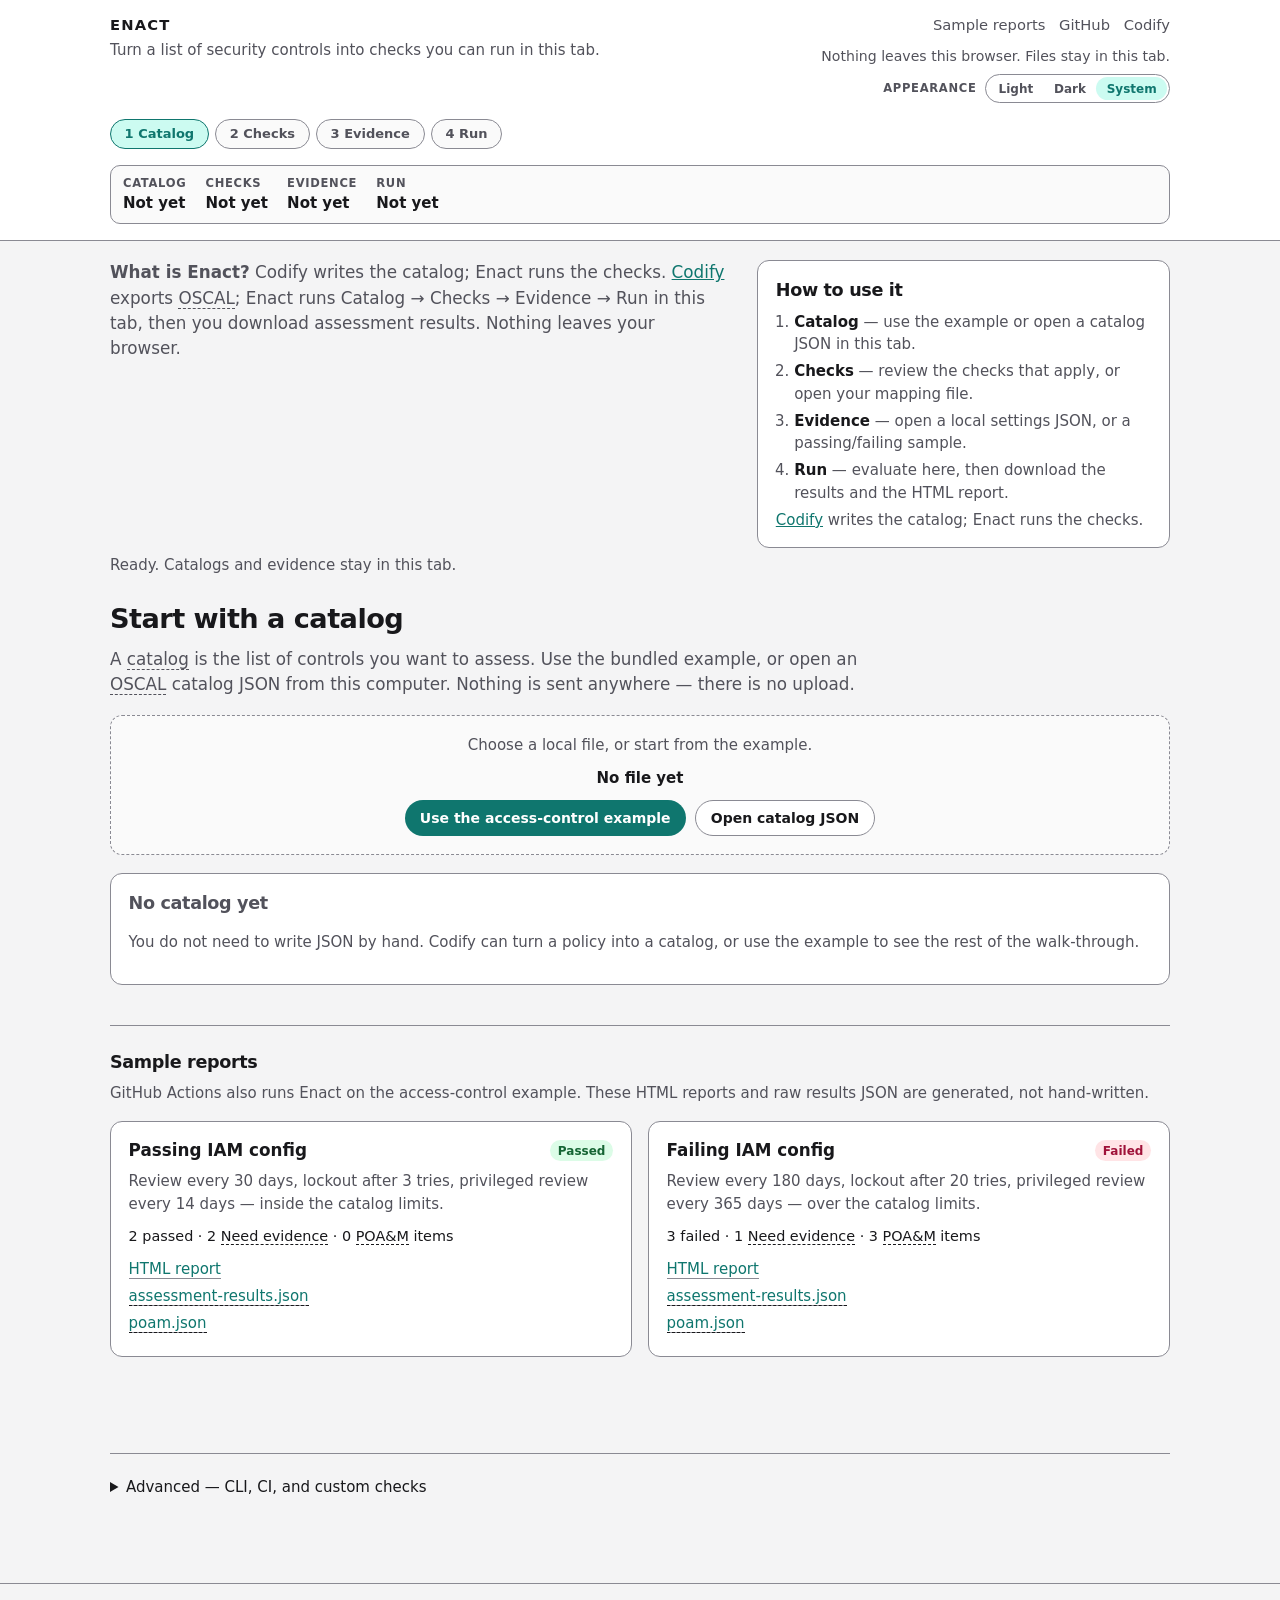
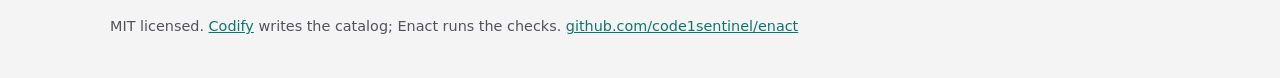
<file: site/index.html>
<!DOCTYPE html>
<html lang="en">
<head>
  <meta charset="utf-8">
  <meta name="viewport" content="width=device-width, initial-scale=1">
  <title>Enact — OSCAL controls to runnable checks</title>
  <meta name="description" content="Enact turns OSCAL controls into local checks and back into OSCAL assessment results. Open it in this tab: Catalog → Checks → Evidence → Run. Nothing leaves your browser.">
  <meta http-equiv="Content-Security-Policy" content="default-src 'none'; img-src 'self' data:; style-src 'self'; script-src 'self' 'sha256-EsFVG4LqCF4Icn/J3ZeeTKA3tLbNxDeUgzCMl8eWYDk=' 'wasm-unsafe-eval'; connect-src 'self'; font-src 'none'; base-uri 'none'; form-action 'none'; object-src 'none'">
  <script>(function(){var k="enact-theme",m="system";try{var s=localStorage.getItem(k);if(s==="light"||s==="dark"||s==="system")m=s;}catch(e){}var d=window.matchMedia&&window.matchMedia("(prefers-color-scheme: dark)").matches;var t=m==="dark"||(m!=="light"&&d)?"dark":"light";var r=document.documentElement;r.setAttribute("data-theme",t);r.setAttribute("data-theme-mode",m);r.style.colorScheme=t;})();</script>
  <link rel="icon" href="data:image/svg+xml,%3Csvg xmlns='http://www.w3.org/2000/svg' viewBox='0 0 32 32'%3E%3Crect width='32' height='32' rx='7' fill='%230f766e'/%3E%3Ctext x='16' y='22' text-anchor='middle' font-size='16' fill='%23ffffff' font-family='ui-sans-serif, system-ui, sans-serif'%3EE%3C/text%3E%3C/svg%3E">
  <link rel="stylesheet" href="theme.css">
  <link rel="stylesheet" href="styles.css">
  <link rel="stylesheet" href="app.css">
</head>
<body>
  <a class="skip" href="#main">Skip to content</a>
  <header class="top">
    <div class="wrap top__row">
      <div>
        <p class="brand">Enact</p>
        <p class="tag">Turn a list of security controls into checks you can run in this tab.</p>
      </div>
      <div class="top__meta">
        <nav class="top__links" aria-label="Project">
          <a href="#sample-reports">Sample reports</a>
          <a href="https://github.com/code1sentinel/enact">GitHub</a>
          <a href="https://code1sentinel.github.io/policy-golden-path/">Codify</a>
        </nav>
        <p class="privacy">Nothing leaves this browser. Files stay in this tab.</p>
        <div class="theme-toggle">
          <p class="theme-toggle__label" id="theme-toggle-label">Appearance</p>
          <div class="theme-toggle__group" role="radiogroup" aria-labelledby="theme-toggle-label">
            <button type="button" role="radio" aria-checked="false" data-theme-choice="light">Light</button>
            <button type="button" role="radio" aria-checked="false" data-theme-choice="dark">Dark</button>
            <button type="button" role="radio" aria-checked="true" data-theme-choice="system">System</button>
          </div>
        </div>
      </div>
    </div>
    <nav class="stepper wrap" aria-label="Steps">
      <button type="button" data-go="catalog" aria-current="step">1 Catalog</button>
      <button type="button" data-go="checks">2 Checks</button>
      <button type="button" data-go="evidence">3 Evidence</button>
      <button type="button" data-go="run">4 Run</button>
    </nav>
    <aside id="progress-rail" class="progress wrap" aria-label="What is loaded">
      <ul>
        <li><span class="progress__label">Catalog</span> <span class="progress__value" id="progress-catalog">Not yet</span></li>
        <li><span class="progress__label">Checks</span> <span class="progress__value" id="progress-checks">Not yet</span></li>
        <li><span class="progress__label">Evidence</span> <span class="progress__value" id="progress-evidence">Not yet</span></li>
        <li><span class="progress__label">Run</span> <span class="progress__value" id="progress-run">Not yet</span></li>
      </ul>
    </aside>
  </header>

  <main id="main" class="wrap">
    <div class="landing-top" id="landing-top">
      <div class="landing-copy">
        <p class="lede" id="what-enact">
          <strong>What is Enact?</strong>
          Codify writes the catalog; Enact runs the checks.
          <a href="https://code1sentinel.github.io/policy-golden-path/">Codify</a>
          exports
          <span class="term" tabindex="0">OSCAL<span class="term__tip" role="tooltip">A standard way to write security controls as files so tools can share them.</span></span>;
          Enact runs Catalog → Checks → Evidence → Run in this tab,
          then you download assessment results. Nothing leaves your browser.
        </p>
      </div>
      <section class="how-card" id="how-to-use" aria-labelledby="how-title">
        <h2 id="how-title">How to use it</h2>
        <ol class="path">
          <li><b>Catalog</b> — use the example or open a catalog JSON in this tab.</li>
          <li><b>Checks</b> — review the checks that apply, or open your mapping file.</li>
          <li><b>Evidence</b> — open a local settings JSON, or a passing/failing sample.</li>
          <li><b>Run</b> — evaluate here, then download the results and the HTML report.</li>
        </ol>
        <p class="note">
          <a href="https://code1sentinel.github.io/policy-golden-path/">Codify</a> writes the catalog;
          Enact runs the checks.
        </p>
      </section>
    </div>
    <p id="engine-status" class="note" role="status">Loading…</p>
    <p id="banner" class="banner" hidden role="alert"></p>

    <section id="step-catalog" class="step">
      <h1>Start with a catalog</h1>
      <p class="lede">A <span class="term" tabindex="0">catalog<span class="term__tip" role="tooltip">The list of controls you want to assess.</span></span> is the list of controls you want to assess. Use the bundled example, or open an <span class="term" tabindex="0">OSCAL<span class="term__tip" role="tooltip">A standard way to write security controls as files so tools can share them.</span></span> catalog JSON from this computer. Nothing is sent anywhere — there is no upload.</p>
      <div class="file-well">
        <p>Choose a local file, or start from the example.</p>
        <p class="filename" id="catalog-file-name">No file yet</p>
        <div class="actions">
          <button type="button" class="btn" id="use-example">Use the access-control example</button>
          <label class="btn btn--ghost">
            Open catalog JSON
            <input id="catalog-file" type="file" accept="application/json,.json" hidden>
          </label>
        </div>
      </div>
      <div id="catalog-empty" class="empty">
        <h2>No catalog yet</h2>
        <p>You do not need to write JSON by hand. Codify can turn a policy into a catalog, or use the example to see the rest of the walk-through.</p>
      </div>
      <div id="load-summary" class="card load-summary" hidden>
        <h2 id="load-summary-title">Example loaded — ready to run</h2>
        <p id="load-summary-lede" class="note"></p>
        <ul class="summary-counts" id="load-summary-counts"></ul>
        <p id="load-summary-hint" class="note"></p>
        <div class="actions">
          <button type="button" class="btn" id="run-from-summary">Run the assessment</button>
          <button type="button" class="btn btn--ghost" data-go="checks">Review checks first</button>
        </div>
      </div>
      <div id="catalog-summary" class="card" hidden>
        <h2 id="catalog-title"></h2>
        <p id="catalog-meta" class="note"></p>
        <ul id="catalog-controls" class="plain"></ul>
        <div class="actions">
          <button type="button" class="btn btn--ghost" data-go="checks">Continue to checks</button>
        </div>
      </div>
    </section>

    <section id="step-checks" class="step" hidden>
      <h1>Choose checks</h1>
      <p class="lede">Each check is a plain-English question Enact can ask. Checks that match this catalog are listed first, with the reason they apply.</p>
      <div class="file-well" id="mapping-well">
        <p>
          Already have a mapping file? Open
          <span class="term" tabindex="0">checks.json<span class="term__tip" role="tooltip">Enact's list of which check covers which control.</span></span>
          or an
          <span class="term" tabindex="0">OSCAL<span class="term__tip" role="tooltip">A standard way to write security controls as files so tools can share them.</span></span>
          <span class="term" tabindex="0">Component Definition<span class="term__tip" role="tooltip">An OSCAL file that says which check implements which control. Same job as checks.json, in the standard OSCAL shape.</span></span>
          — a standard list of which check implements which control.
        </p>
        <div class="actions">
          <label class="btn btn--ghost">
            Open a mapping file
            <input id="checks-file" type="file" accept="application/json,.json" hidden>
          </label>
        </div>
      </div>
      <div id="checks-empty" class="empty" hidden>
        <h2>Load a catalog first</h2>
        <p>Go back to step 1 so we know which controls these checks should map to.</p>
      </div>
      <p id="checks-summary" class="note" hidden></p>
      <div id="checks-used" class="stack"></div>
      <details id="checks-unused" class="fold" hidden>
        <summary id="checks-unused-summary">Other library checks</summary>
        <p class="note">These starter checks do not match a control in the loaded catalog. Open one only if you want to map it by hand.</p>
        <div id="checks-unused-list" class="stack"></div>
      </details>
      <div id="check-list" hidden></div>
      <div class="actions">
        <button type="button" class="btn" data-go="evidence">Continue to evidence</button>
      </div>
    </section>

    <section id="step-evidence" class="step" hidden>
      <h1>Add evidence</h1>
      <p class="lede">
        <span class="term" tabindex="0">Evidence<span class="term__tip" role="tooltip">A settings file that describes how the system is configured right now.</span></span>
        is a settings file — how often accounts are reviewed, the lockout threshold, and so on.
        Open one from this computer, or use a bundled sample. Nothing is uploaded.
      </p>
      <div class="file-well">
        <p class="filename" id="evidence-file-name">No file yet</p>
        <div class="actions">
          <button type="button" class="btn btn--ghost" id="use-passing">Use passing sample</button>
          <button type="button" class="btn btn--ghost" id="use-failing">Use failing sample</button>
          <label class="btn">
            Open evidence JSON
            <input id="evidence-file" type="file" accept="application/json,.json" hidden>
          </label>
        </div>
      </div>
      <p id="evidence-help" class="note">For a real assessment, bring a JSON settings file from your identity system (an IAM export) or an Enact adapter. The samples on this page are only for trying the walk-through.</p>
      <div id="evidence-empty" class="empty">
        <h2>No config file yet</h2>
        <p>If you are exploring, use a sample. For a real assessment, open the JSON you exported from IAM, logging, or an adapter.</p>
      </div>
      <div id="evidence-board" hidden>
        <div class="view-toggle" role="tablist" aria-label="Evidence view">
          <button type="button" id="evidence-view-table" aria-selected="true">Readable</button>
          <button type="button" id="evidence-view-raw" aria-selected="false">Raw JSON</button>
        </div>
        <div id="evidence-table-wrap" class="table-wrap">
          <table>
            <thead>
              <tr>
                <th>Setting</th>
                <th>Value</th>
                <th>Limit from check</th>
                <th>Status</th>
              </tr>
            </thead>
            <tbody id="evidence-table"></tbody>
          </table>
        </div>
        <pre id="evidence-preview" class="code" hidden></pre>
      </div>
      <div class="actions">
        <button type="button" class="btn" data-go="run">Continue to run</button>
      </div>
    </section>

    <section id="step-run" class="step" hidden>
      <h1>Run the assessment</h1>
      <p class="lede">Enact evaluates the bundled library in this tab and writes the same assessment-results file as the CLI.</p>
      <div class="actions">
        <button type="button" class="btn" id="run-btn">Run Enact</button>
        <button type="button" class="btn btn--ghost" id="download-oscal" disabled title="Available after you run the assessment.">Download assessment-results.json</button>
        <button type="button" class="btn btn--ghost" id="download-html" disabled title="Available after you run the assessment.">Download HTML report</button>
        <button type="button" class="btn btn--ghost" id="download-poam" disabled title="Available after you run the assessment.">Download poam.json</button>
      </div>
      <div id="run-empty" class="empty">
        <h2>Nothing has been run yet</h2>
        <p>When you click Run, results appear here. You can then download the official results file (<span class="term" tabindex="0">assessment-results.json<span class="term__tip" role="tooltip">The official results file. Other GRC tools can read it because it uses the OSCAL standard.</span></span>), a readable HTML report, and the <span class="term" tabindex="0">POA&amp;M<span class="term__tip" role="tooltip">Plan of Action and Milestones — the list of failed checks that still need a fix.</span></span> list of failed checks (<span class="term" tabindex="0">poam.json<span class="term__tip" role="tooltip">The downloadable list of failed checks that still need a fix (a POA&amp;M).</span></span>).</p>
      </div>
      <div id="run-results" hidden>
        <div class="cards" aria-label="Result counts">
          <article class="card"><div class="label">Passed</div><p class="count" id="count-pass">0</p><p class="hint">The setting meets the control.</p></article>
          <article class="card"><div class="label">Failed</div><p class="count" id="count-fail">0</p><p class="hint">Fix these, or they become POA&amp;M items.</p></article>
          <article class="card"><div class="label"><span class="term" tabindex="0">Need evidence<span class="term__tip" role="tooltip">A person still has to confirm this. That is not a failure.</span></span></div><p class="count" id="count-manual">0</p><p class="hint">A person still has to confirm these. That is not a failure.</p></article>
          <article class="card"><div class="label"><span class="term" tabindex="0">Draft<span class="term__tip" role="tooltip">A check stub that has not been reviewed yet. Not a pass, not a failure, and not a POA&amp;M item.</span></span></div><p class="count" id="count-draft">0</p><p class="hint">Unreviewed check stubs. Not a pass or a failure.</p></article>
        </div>
        <div class="table-wrap">
          <table>
            <thead>
              <tr>
                <th>Control</th>
                <th>Check</th>
                <th>Status</th>
                <th>Why</th>
                <th>Next step</th>
              </tr>
            </thead>
            <tbody id="result-rows"></tbody>
          </table>
        </div>
        <details class="fold" id="oscal-preview-box">
          <summary>Preview assessment-results.json</summary>
          <p class="note">This is the official results file you can download. It uses the OSCAL standard so other GRC tools can read it.</p>
          <div class="view-toggle" role="tablist" aria-label="Assessment results view">
            <button type="button" id="oscal-view-readable" aria-selected="true">Readable</button>
            <button type="button" id="oscal-view-raw" aria-selected="false">Show raw JSON</button>
          </div>
          <div id="oscal-readable"></div>
          <pre id="oscal-preview" class="code" hidden></pre>
        </details>
      </div>
    </section>

    <details class="fold" id="later-help" hidden>
      <summary>How to use it and sample reports</summary>
      <p class="note">Collapsed so this step stays short. Open for the four steps and the generated sample reports.</p>
      <div id="later-help-body"></div>
    </details>

    <section class="more" id="sample-reports" aria-labelledby="demo-title">
      <h2 id="demo-title">Sample reports</h2>
      <p class="note">
        GitHub Actions also runs Enact on the access-control example.
        These HTML reports and raw results JSON are generated, not hand-written.
      </p>
      <div class="runs">
        <article class="card">
          <div class="card-top">
            <h3>Passing IAM config</h3>
            <span class="pill pass">Passed</span>
          </div>
          <p>Review every 30 days, lockout after 3 tries, privileged review every 14 days — inside the catalog limits.</p>
          <p class="meta">2 passed · 2 <span class="term" tabindex="0">Need evidence<span class="term__tip" role="tooltip">A person still has to confirm this. That is not a failure.</span></span> · 0 <span class="term" tabindex="0">POA&amp;M<span class="term__tip" role="tooltip">Plan of Action and Milestones — the list of failed checks that still need a fix.</span></span> items</p>
          <ul class="links">
            <li><a href="examples/pass/summary.html">HTML report</a></li>
            <li><a href="examples/pass/assessment-results.json"><span class="term" tabindex="0">assessment-results.json<span class="term__tip" role="tooltip">The official results file. Other GRC tools can read it because it uses the OSCAL standard.</span></span></a></li>
            <li><a href="examples/pass/poam.json"><span class="term" tabindex="0">poam.json<span class="term__tip" role="tooltip">The downloadable list of failed checks that still need a fix (a POA&amp;M).</span></span></a></li>
          </ul>
        </article>
        <article class="card">
          <div class="card-top">
            <h3>Failing IAM config</h3>
            <span class="pill fail">Failed</span>
          </div>
          <p>Review every 180 days, lockout after 20 tries, privileged review every 365 days — over the catalog limits.</p>
          <p class="meta">3 failed · 1 <span class="term" tabindex="0">Need evidence<span class="term__tip" role="tooltip">A person still has to confirm this. That is not a failure.</span></span> · 3 <span class="term" tabindex="0">POA&amp;M<span class="term__tip" role="tooltip">Plan of Action and Milestones — the list of failed checks that still need a fix.</span></span> items</p>
          <ul class="links">
            <li><a href="examples/fail/summary.html">HTML report</a></li>
            <li><a href="examples/fail/assessment-results.json"><span class="term" tabindex="0">assessment-results.json<span class="term__tip" role="tooltip">The official results file. Other GRC tools can read it because it uses the OSCAL standard.</span></span></a></li>
            <li><a href="examples/fail/poam.json"><span class="term" tabindex="0">poam.json<span class="term__tip" role="tooltip">The downloadable list of failed checks that still need a fix (a POA&amp;M).</span></span></a></li>
          </ul>
        </article>
      </div>
    </section>

    <section class="more install" id="optional-cli" aria-labelledby="install-title">
      <details class="advanced">
        <summary id="install-title">Advanced — CLI, CI, and custom checks</summary>
        <p class="note">For engineers: install locally to write your own checks or run Enact in GitHub Actions. Custom checks? Use the Enact CLI.</p>
        <p class="note">Power users and pipelines can install Python 3.10+ and <a href="https://www.openpolicyagent.org/docs/latest/#running-opa">OPA</a> 1.8.x, then use <code>enact ui</code> on localhost or <code>enact run</code> in CI. Custom / draft <span class="term" tabindex="0">Rego<span class="term__tip" role="tooltip">The language used to write an automated check for OPA.</span></span> stays on this path.</p>
<pre><code>git clone https://github.com/code1sentinel/enact.git
cd enact
pip install -e ".[dev]"   # or: uv sync --extra dev

enact ui</code></pre>
        <p class="note">The same runner for scripts and GitHub Actions:</p>
<pre><code>enact run \
  --oscal examples/access-control/catalog.json \
  --checks examples/access-control/checks.json \
  --input examples/access-control/inputs/passing.json \
  --workdir examples/access-control \
  --out out/pass \
  --title "Access-control example (passing)"

# Or pass the C2P-shaped Component Definition as the mapping
enact run \
  --oscal examples/access-control/catalog.json \
  --oscal examples/access-control/component-definition.json \
  --input examples/access-control/inputs/passing.json \
  --workdir examples/access-control \
  --out out/pass-cd</code></pre>
        <p class="note">The failing run exits 1. That is expected: automated failures are the signal.</p>
      </details>
    </section>
  </main>

  <footer class="site-footer">
    <div class="wrap">
      <p>
        MIT licensed.
        <a href="https://code1sentinel.github.io/policy-golden-path/">Codify</a> writes the catalog;
        Enact runs the checks.
        <a href="https://github.com/code1sentinel/enact">github.com/code1sentinel/enact</a>
      </p>
    </div>
  </footer>
  <script src="theme.js"></script>
  <script src="opa-eval.js"></script>
  <script src="enact.js"></script>
  <script src="guide.js"></script>
  <script src="library.js"></script>
  <script src="app.js"></script>
</body>
</html>
</file>
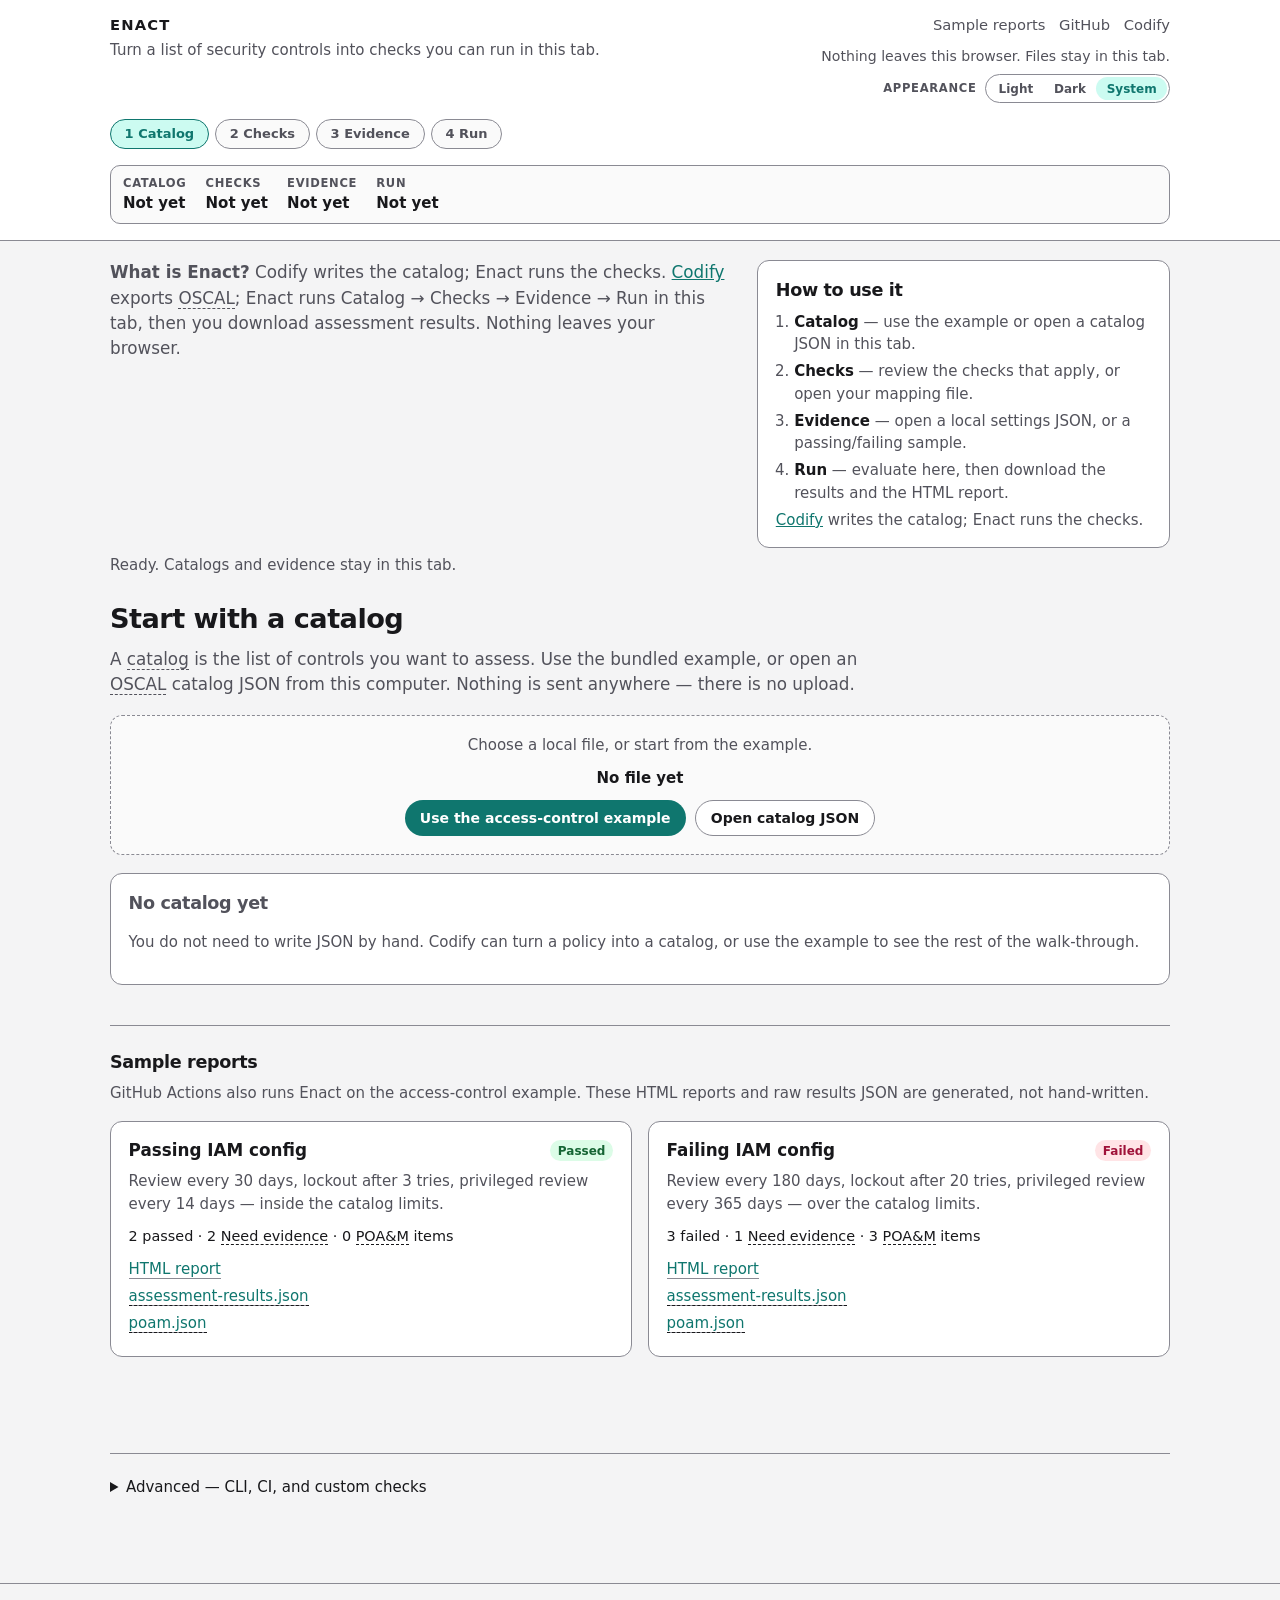
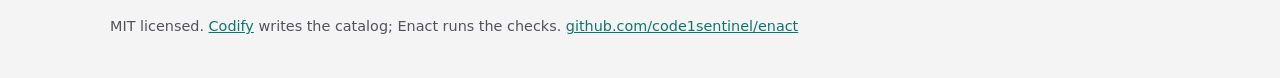
<file: site/browser-spike/index.html>
<!DOCTYPE html>
<html lang="en">
<head>
  <meta charset="utf-8">
  <meta http-equiv="refresh" content="0; url=../index.html">
  <title>Enact</title>
  <link rel="canonical" href="../index.html">
  <script>location.replace("../index.html");</script>
</head>
<body>
  <p>Enact is on the <a href="../index.html">home page</a>.</p>
</body>
</html>
</file>
<file: site/theme.css>
:root {
  --radius: 12px;
  --max: 1100px;
  --font: ui-sans-serif, system-ui, -apple-system, "Segoe UI", Roboto, Helvetica, Arial, sans-serif;
  --mono: ui-monospace, SFMono-Regular, Menlo, Consolas, monospace;
}
:root,
[data-theme="light"] {
  color-scheme: light;
  --radius: 12px;
  --max: 1100px;
  --font: ui-sans-serif, system-ui, -apple-system, "Segoe UI", Roboto, Helvetica, Arial, sans-serif;
  --mono: ui-monospace, SFMono-Regular, Menlo, Consolas, monospace;
  --bg: #f4f4f5;
  --card: #ffffff;
  --ink: #18181b;
  --muted: #52525b;
  --line: #8a8a93;
  --accent: #0f766e;
  --accent-fill: #0f766e;
  --accent-fill-hover: #115e59;
  --accent-hover: #115e59;
  --accent-soft: #ccfbf1;
  --on-accent: #ffffff;
  --pass: #166534;
  --pass-bg: #dcfce7;
  --fail: #9f1239;
  --fail-bg: #ffe4e6;
  --wait: #854d0e;
  --wait-bg: #fef3c7;
  --hybrid: #3730a3;
  --hybrid-bg: #e0e7ff;
  --draft: #1e3a8a;
  --draft-bg: #dbeafe;
  --ghost: #fafafa;
  --ghost-hover: #f4f4f5;
  --table-head: #f4f4f5;
  --zebra: #fafafa;
  --track: #8a8a93;
  --code-bg: #111113;
  --code-ink: #e4e4e7;
  --terminal: #111113;
  --focus: #0f766e;
  --shadow: rgba(24, 24, 27, 0.16);
}
[data-theme="dark"] {
  color-scheme: dark;
  --radius: 12px;
  --max: 1100px;
  --font: ui-sans-serif, system-ui, -apple-system, "Segoe UI", Roboto, Helvetica, Arial, sans-serif;
  --mono: ui-monospace, SFMono-Regular, Menlo, Consolas, monospace;
  --bg: #0b0b0d;
  --card: #161618;
  --ink: #f4f4f5;
  --muted: #a1a1aa;
  --line: #6b6b73;
  --accent: #2dd4bf;
  --accent-fill: #2dd4bf;
  --accent-fill-hover: #5eead4;
  --accent-hover: #5eead4;
  --accent-soft: #134e4a;
  --on-accent: #042f2e;
  --pass: #86efac;
  --pass-bg: #14532d;
  --fail: #fda4af;
  --fail-bg: #4c0519;
  --wait: #fde68a;
  --wait-bg: #422006;
  --hybrid: #c7d2fe;
  --hybrid-bg: #1e1b4b;
  --draft: #bfdbfe;
  --draft-bg: #1e3a8a;
  --ghost: #1c1c1f;
  --ghost-hover: #27272a;
  --table-head: #111113;
  --zebra: #1c1c1f;
  --track: #6b6b73;
  --code-bg: #111113;
  --code-ink: #e4e4e7;
  --terminal: #050506;
  --focus: #2dd4bf;
  --shadow: rgba(0, 0, 0, 0.45);
}
@media (prefers-color-scheme: dark) {
  :root:not([data-theme]) {
  color-scheme: dark;
  --radius: 12px;
  --max: 1100px;
  --font: ui-sans-serif, system-ui, -apple-system, "Segoe UI", Roboto, Helvetica, Arial, sans-serif;
  --mono: ui-monospace, SFMono-Regular, Menlo, Consolas, monospace;
  --bg: #0b0b0d;
  --card: #161618;
  --ink: #f4f4f5;
  --muted: #a1a1aa;
  --line: #6b6b73;
  --accent: #2dd4bf;
  --accent-fill: #2dd4bf;
  --accent-fill-hover: #5eead4;
  --accent-hover: #5eead4;
  --accent-soft: #134e4a;
  --on-accent: #042f2e;
  --pass: #86efac;
  --pass-bg: #14532d;
  --fail: #fda4af;
  --fail-bg: #4c0519;
  --wait: #fde68a;
  --wait-bg: #422006;
  --hybrid: #c7d2fe;
  --hybrid-bg: #1e1b4b;
  --draft: #bfdbfe;
  --draft-bg: #1e3a8a;
  --ghost: #1c1c1f;
  --ghost-hover: #27272a;
  --table-head: #111113;
  --zebra: #1c1c1f;
  --track: #6b6b73;
  --code-bg: #111113;
  --code-ink: #e4e4e7;
  --terminal: #050506;
  --focus: #2dd4bf;
  --shadow: rgba(0, 0, 0, 0.45);
  }
}

.theme-toggle {
  display: inline-flex;
  align-items: center;
  gap: .55rem;
  flex-wrap: wrap;
}
.theme-toggle__label {
  margin: 0;
  font-size: .72rem;
  font-weight: 650;
  letter-spacing: .06em;
  text-transform: uppercase;
  color: var(--muted);
}
.theme-toggle__group {
  display: inline-flex;
  border: 1px solid var(--line);
  border-radius: 999px;
  background: var(--card);
  padding: .12rem;
}
.theme-toggle__group button {
  appearance: none;
  border: 0;
  background: transparent;
  color: var(--muted);
  font: 650 12px var(--font);
  padding: .28rem .65rem;
  border-radius: 999px;
  cursor: pointer;
}
.theme-toggle__group button[aria-checked="true"] {
  background: var(--accent-soft);
  color: var(--accent);
}
.theme-toggle__group button:focus-visible {
  outline: 2px solid var(--focus);
  outline-offset: 2px;
}
</file>
<file: site/styles.css>
* { box-sizing: border-box; }
html { -webkit-text-size-adjust: 100%; }
body {
  margin: 0;
  min-height: 100vh;
  font: 15px/1.5 var(--font);
  background: var(--bg);
  color: var(--ink);
}
a { color: var(--accent); }
a:hover { color: var(--accent-hover); }
:focus-visible { outline: 2px solid var(--focus); outline-offset: 2px; }

.skip {
  position: absolute;
  left: -9999px;
  top: 8px;
  background: var(--ink);
  color: var(--bg);
  padding: 0.4rem 0.7rem;
  border-radius: 6px;
  z-index: 10;
}
.skip:focus { left: 8px; }
.visually-hidden {
  position: absolute;
  width: 1px;
  height: 1px;
  padding: 0;
  margin: -1px;
  overflow: hidden;
  clip: rect(0, 0, 0, 0);
  border: 0;
}

.wrap {
  max-width: var(--max);
  margin: 0 auto;
  padding: 0 1.25rem;
}

.top {
  border-bottom: 1px solid var(--line);
  background: var(--card);
}
.top__row {
  display: flex;
  align-items: center;
  justify-content: space-between;
  gap: 1rem;
  padding: 0.9rem 1.25rem;
}
.brand {
  margin: 0;
  font-size: 0.92rem;
  font-weight: 750;
  letter-spacing: 0.08em;
  text-transform: uppercase;
}
.top__links { display: flex; flex-wrap: wrap; align-items: center; gap: 1rem; }
.top__links a { color: var(--muted); text-decoration: none; }
.top__links a:hover { color: var(--ink); }

.hero {
  display: grid;
  grid-template-columns: minmax(0, 1fr) minmax(0, 1fr);
  gap: 2rem;
  align-items: center;
  padding: 3rem 1.25rem 1.5rem;
}
.kicker {
  margin: 0 0 0.45rem;
  font-size: 0.75rem;
  font-weight: 650;
  letter-spacing: 0.08em;
  text-transform: uppercase;
  color: var(--accent);
}
.hero h1 {
  margin: 0 0 0.7rem;
  font-size: clamp(2rem, 4vw, 2.7rem);
  line-height: 1.12;
  letter-spacing: -0.03em;
}
.lede {
  margin: 0 0 1.2rem;
  color: var(--muted);
  font-size: 1.05rem;
  max-width: 36rem;
}
.hero__actions { display: flex; flex-wrap: wrap; gap: 0.6rem; }
.btn {
  display: inline-flex;
  align-items: center;
  padding: 0.55rem 0.95rem;
  border-radius: 999px;
  background: var(--accent-fill);
  color: var(--on-accent);
  text-decoration: none;
  font-weight: 650;
}
.btn:hover { color: var(--on-accent); background: var(--accent-fill-hover); }
.btn--ghost {
  background: var(--card);
  color: var(--ink);
  border: 1px solid var(--line);
}
.btn--ghost:hover { color: var(--ink); background: var(--ghost-hover); }

.terminal {
  margin: 0;
  background: var(--terminal);
  color: #e4e4e7;
  border-radius: 14px;
  overflow: hidden;
  box-shadow: 0 18px 40px rgba(24, 24, 27, 0.16);
}
.terminal__bar {
  display: flex;
  align-items: center;
  gap: 0.4rem;
  padding: 0.7rem 0.85rem;
  background: #18181b;
}
.terminal__bar .dot {
  width: 0.65rem;
  height: 0.65rem;
  border-radius: 999px;
  background: #3f3f46;
}
.terminal__bar .dot:nth-child(1) { background: #fca5a5; }
.terminal__bar .dot:nth-child(2) { background: #fde68a; }
.terminal__bar .dot:nth-child(3) { background: #86efac; }
.terminal__title {
  margin-left: 0.4rem;
  color: #a1a1aa;
  font: 0.75rem var(--mono);
}
.terminal pre {
  margin: 0;
  padding: 1rem 1.1rem 1.15rem;
  overflow-x: auto;
  font: 0.78rem/1.55 var(--mono);
}
.terminal .cmt { color: #71717a; }
.terminal .cmd { color: #5eead4; }
.terminal .ok { color: #86efac; }

.strip {
  list-style: none;
  margin: 1.5rem 0 0;
  padding: 0;
  display: grid;
  grid-template-columns: repeat(3, minmax(0, 1fr));
  gap: 0.85rem;
}
.strip li {
  background: var(--card);
  border: 1px solid var(--line);
  border-radius: var(--radius);
  padding: 1rem 1.05rem 1.1rem;
}
.strip .num {
  display: block;
  color: var(--accent);
  font: 650 0.75rem var(--mono);
  letter-spacing: 0.04em;
  margin-bottom: 0.4rem;
}
.strip b { display: block; margin-bottom: 0.25rem; }
.strip p { margin: 0; color: var(--muted); }

.explainer, .guided, .demo, .install { padding: 2.4rem 1.25rem 0; }
.path {
  margin: 0 0 1.1rem;
  padding-left: 1.25rem;
}
.path li { margin: 0.35rem 0; color: var(--muted); }
.path b { color: var(--ink); font-weight: 650; }
.guided__shot {
  margin: 0;
  background: var(--card);
  border: 1px solid var(--line);
  border-radius: var(--radius);
  overflow: hidden;
}
.guided__shot img {
  display: block;
  width: 100%;
  height: auto;
  background: var(--bg);
}
.guided__shot figcaption {
  padding: 0.85rem 1.1rem 1rem;
  color: var(--muted);
  font-size: 0.92rem;
}
h2 { margin: 0 0 0.5rem; font-size: 1.35rem; letter-spacing: -0.02em; }
.note { color: var(--muted); margin: 0 0 1.1rem; }
.runs {
  display: grid;
  grid-template-columns: 1fr 1fr;
  gap: 0.85rem;
}
.card {
  background: var(--card);
  border: 1px solid var(--line);
  border-radius: var(--radius);
  padding: 1.1rem 1.15rem 1.2rem;
}
.card-top {
  display: flex;
  align-items: center;
  justify-content: space-between;
  gap: 0.6rem;
  margin-bottom: 0.45rem;
}
.card h3 { margin: 0; font-size: 1.05rem; }
.card p { margin: 0 0 0.65rem; color: var(--muted); }
.card .meta { color: var(--ink); font-size: 0.9rem; }
.pill {
  display: inline-flex;
  padding: 0.15rem 0.55rem;
  border-radius: 999px;
  font-size: 0.75rem;
  font-weight: 650;
}
.pill.pass { background: var(--pass-bg); color: var(--pass); }
.pill.fail { background: var(--fail-bg); color: var(--fail); }
.links { list-style: none; margin: 0.2rem 0 0; padding: 0; }
.links li { margin: 0.3rem 0; }
.links a { text-decoration: none; border-bottom: 1px solid var(--line); }
.links a:hover { border-color: var(--accent); }
code { font-family: var(--mono); font-size: 0.86em; }

.install pre {
  background: var(--card);
  border: 1px solid var(--line);
  border-radius: var(--radius);
  padding: 1rem 1.1rem;
  overflow-x: auto;
  font: 0.82rem/1.5 var(--mono);
  margin: 0 0 1rem;
}

.site-footer {
  margin-top: 2.8rem;
  padding: 1.2rem 0 2rem;
  color: var(--muted);
  font-size: 0.9rem;
  border-top: 1px solid var(--line);
}
.site-footer a { color: var(--muted); }

@media (max-width: 860px) {
  .hero, .strip, .runs { grid-template-columns: 1fr; }
  .hero { padding-top: 2rem; }
}
</file>
<file: site/app.css>
* { box-sizing: border-box; }
html { -webkit-text-size-adjust: 100%; }
[hidden] { display: none !important; }
body {
  margin: 0;
  min-height: 100vh;
  font: 15px/1.5 var(--font);
  background: var(--bg);
  color: var(--ink);
}
a { color: var(--accent); }
a:hover { color: var(--accent-hover); }
:focus-visible { outline: 2px solid var(--focus); outline-offset: 2px; }
.skip {
  position: absolute; left: -9999px; top: 8px;
  background: var(--ink); color: var(--bg); padding: .4rem .7rem; border-radius: 6px;
}
.skip:focus { left: 8px; }
.wrap { max-width: 1100px; margin: 0 auto; padding: 0 1.25rem; }
.top { background: var(--card); border-bottom: 1px solid var(--line); }
.top__row {
  display: flex; justify-content: space-between; gap: 1rem;
  align-items: flex-start; padding: .9rem 1.25rem .3rem;
}
.top__meta { display: flex; flex-direction: column; align-items: flex-end; gap: .45rem; }
.top__links { display: flex; flex-wrap: wrap; align-items: center; gap: .85rem; }
.top__links a { color: var(--muted); text-decoration: none; font-size: .92rem; }
.top__links a:hover { color: var(--ink); }
.brand { margin: 0; font-weight: 750; letter-spacing: .08em; text-transform: uppercase; }
.tag, .privacy, .note { color: var(--muted); margin: .15rem 0 0; }
.privacy { font-size: .88rem; }
.stepper {
  display: flex; flex-wrap: wrap; gap: .4rem;
  padding: .7rem 1.25rem 1rem;
}
.stepper button {
  appearance: none; border: 1px solid var(--line); background: var(--ghost);
  border-radius: 999px; padding: .4rem .85rem; font: 650 13px var(--font);
  color: var(--muted); cursor: pointer;
}
.stepper button[aria-current="step"] {
  background: var(--accent-soft); border-color: var(--accent); color: var(--accent);
}
h1 { margin: 1.4rem 0 .45rem; font-size: 1.7rem; letter-spacing: -.02em; }
h2 { margin: 0 0 .35rem; font-size: 1.1rem; }
.lede { color: var(--muted); max-width: 50rem; margin: 0 0 1.1rem; }
.landing-top {
  display: grid;
  grid-template-columns: minmax(0, 1.35fr) minmax(16rem, .9fr);
  gap: 1.25rem 1.75rem;
  align-items: start;
  margin: 1.2rem 0 .35rem;
}
.landing-copy .lede {
  max-width: none;
  margin: 0;
  font-size: 1.05rem;
}
.how-card {
  margin: 0;
  background: var(--card);
  border: 1px solid var(--line);
  border-radius: var(--radius);
  padding: 1rem 1.1rem;
}
.how-card h2 { margin: 0 0 .45rem; }
.how-card .path, #later-help-body .path { margin: 0; padding-left: 1.15rem; }
.how-card .path li, #later-help-body .path li { margin: .28rem 0; }
#later-help-body #how-to-use { margin: .75rem 0 1rem; }
#later-help-body .more { margin: 1rem 0 0; padding: 1rem 0 0; }
.kv {
  display: grid;
  gap: .45rem 1rem;
  margin: 0 0 1.1rem;
}
.kv > div {
  display: grid;
  grid-template-columns: minmax(7rem, 11rem) minmax(0, 1fr);
  gap: .35rem 1rem;
  padding: .4rem 0;
  border-bottom: 1px solid var(--line);
}
.kv dt { color: var(--muted); font-size: .82rem; font-weight: 650; }
.kv dd { margin: 0; }
.cards .hint { margin: .4rem 0 0; color: var(--muted); font-size: .85rem; }
.actions { display: flex; flex-wrap: wrap; gap: .55rem; margin: 0 0 1.1rem; }
.btn {
  appearance: none; border: 0; display: inline-flex; align-items: center; gap: .35rem;
  padding: .55rem .95rem; border-radius: 999px; background: var(--accent-fill);
  color: var(--on-accent); font: 650 14px var(--font); cursor: pointer; text-decoration: none;
}
.btn:hover { background: var(--accent-fill-hover); color: var(--on-accent); }
.btn--ghost { background: var(--card); color: var(--ink); border: 1px solid var(--line); }
.btn--ghost:hover { background: var(--ghost-hover); }
.btn:disabled { opacity: .55; cursor: not-allowed; }
.file-well {
  border: 1px dashed var(--line);
  border-radius: var(--radius);
  background: var(--ghost);
  padding: 1.15rem 1.1rem;
  margin: 0 0 1.1rem;
  text-align: center;
}
.file-well p { margin: 0 0 .65rem; color: var(--muted); }
.file-well .actions { justify-content: center; margin: 0; }
.file-well .filename { color: var(--ink); font-weight: 650; }
.card, .empty, .check {
  background: var(--card); border: 1px solid var(--line);
  border-radius: var(--radius); padding: 1rem 1.1rem;
}
.empty { color: var(--muted); margin: 1rem 0; }
.stack { display: grid; gap: .75rem; }
.check-top { display: flex; justify-content: space-between; gap: .7rem; align-items: flex-start; }
.pill {
  display: inline-flex; padding: .12rem .5rem; border-radius: 999px;
  font-size: .75rem; font-weight: 650; white-space: nowrap;
}
.pill.automated { background: var(--pass-bg); color: var(--pass); }
.pill.manual { background: var(--wait-bg); color: var(--wait); }
.pill.hybrid { background: var(--hybrid-bg); color: var(--hybrid); }
.pill.draft { background: var(--draft-bg); color: var(--draft); }
.pill.pass { background: var(--pass-bg); color: var(--pass); }
.pill.fail, .pill.error { background: var(--fail-bg); color: var(--fail); }
.pill.not_automated, .pill.needs_evidence { background: var(--wait-bg); color: var(--wait); }
.plain { margin: .4rem 0 0; padding-left: 1.1rem; }
.plain li { margin: .25rem 0; }
label.field { display: block; margin: .55rem 0; font-size: .9rem; color: var(--muted); }
label.field input, label.field select {
  display: block; width: 100%; margin-top: .25rem;
  border: 1px solid var(--line); border-radius: 8px;
  padding: .45rem .6rem; font: inherit; background: var(--card); color: var(--ink);
}
.check-enable { display: flex; align-items: center; gap: .45rem; font-weight: 650; }
.code {
  background: var(--code-bg); color: var(--code-ink); border-radius: 10px;
  padding: .8rem 1rem; overflow: auto; font: .78rem/1.5 var(--mono);
  white-space: pre-wrap;
}
.banner {
  background: var(--accent-soft); color: var(--ink);
  border: 1px solid var(--line); border-radius: 10px; padding: .7rem .9rem; margin: 1rem 0 0;
}
.banner[data-kind="error"] { background: var(--fail-bg); color: var(--fail); }
.hint-cli {
  margin: 0 0 1.1rem; color: var(--muted); font-size: .92rem;
}
.cards {
  display: grid;
  grid-template-columns: repeat(4, minmax(0, 1fr));
  gap: .85rem;
  margin: 0 0 1.1rem;
}
.cards .card .label { color: var(--muted); font-size: .92rem; }
.cards .count { margin: .2rem 0 0; font-size: 1.8rem; font-weight: 700; }
.table-wrap {
  background: var(--card); border: 1px solid var(--line);
  border-radius: var(--radius); overflow: auto; margin: 0 0 1.1rem;
}
table { width: 100%; border-collapse: collapse; }
th, td { text-align: left; padding: .75rem .85rem; border-bottom: 1px solid var(--line); }
th {
  font-size: .72rem; letter-spacing: .06em; text-transform: uppercase;
  color: var(--muted); font-weight: 650; background: var(--table-head);
}
.downloads { display: flex; flex-wrap: wrap; gap: .5rem; margin: 0 0 1.1rem; }
.more {
  margin: 2.5rem 0 0; padding: 1.4rem 0 2.5rem;
  border-top: 1px solid var(--line);
}
.more h2 { margin: 0 0 .45rem; }
.runs { display: grid; grid-template-columns: repeat(2, minmax(0, 1fr)); gap: 1rem; margin: 1rem 0; }
.site-footer { border-top: 1px solid var(--line); padding: 1.1rem 0 1.6rem; color: var(--muted); font-size: .9rem; }
.site-footer a { color: var(--accent); }
.progress {
  padding: 0 1.25rem 1rem;
}
.progress ul {
  list-style: none;
  margin: 0;
  padding: .55rem .75rem;
  display: flex;
  flex-wrap: wrap;
  gap: .65rem 1.2rem;
  background: var(--ghost);
  border: 1px solid var(--line);
  border-radius: 10px;
}
.progress__label {
  display: block;
  font-size: .72rem;
  letter-spacing: .06em;
  text-transform: uppercase;
  color: var(--muted);
  font-weight: 650;
}
.progress__value { font-weight: 650; }
.load-summary {
  margin: 0 0 1.1rem;
  border-color: var(--accent);
  background: var(--accent-soft);
}
.summary-counts {
  display: grid;
  grid-template-columns: repeat(3, minmax(0, 1fr));
  gap: .75rem;
  list-style: none;
  margin: .85rem 0;
  padding: 0;
}
.summary-counts li {
  background: var(--card);
  border: 1px solid var(--line);
  border-radius: 10px;
  padding: .7rem .8rem;
}
.summary-counts strong {
  display: block;
  font-size: 1.35rem;
  line-height: 1.2;
}
.check-reason {
  margin: .45rem 0 0;
  color: var(--ink);
  font-size: .92rem;
}
.check--unused {
  opacity: .82;
  background: var(--ghost);
}
.check-map { margin: .45rem 0 0; }
.fold {
  margin: 1rem 0;
  border: 1px solid var(--line);
  border-radius: var(--radius);
  background: var(--card);
  padding: .75rem 1rem;
}
.fold > summary {
  cursor: pointer;
  font-weight: 650;
}
.fold > summary:focus-visible { outline: 2px solid var(--focus); outline-offset: 2px; }
.advanced { margin: 0; }
.advanced pre { margin: .8rem 0; }
.view-toggle {
  display: flex;
  gap: .4rem;
  margin: 0 0 .75rem;
}
.view-toggle button {
  appearance: none;
  border: 1px solid var(--line);
  background: var(--ghost);
  border-radius: 999px;
  padding: .35rem .8rem;
  font: 650 13px var(--font);
  color: var(--muted);
  cursor: pointer;
}
.view-toggle button[aria-selected="true"] {
  background: var(--accent-soft);
  border-color: var(--accent);
  color: var(--accent);
}
.status-within { color: var(--pass); font-weight: 650; }
.status-over { color: var(--fail); font-weight: 650; }
.next-step { color: var(--ink); max-width: 22rem; }
.term {
  position: relative;
  color: inherit;
  border-bottom: 1px dashed var(--ink);
  cursor: help;
}
.lede .term,
.note .term,
.meta .term,
.label .term {
  border-bottom-color: currentColor;
}
.term__tip {
  display: none;
  position: absolute;
  left: 0;
  bottom: calc(100% + .4rem);
  z-index: 5;
  width: max-content;
  max-width: 16rem;
  padding: .45rem .6rem;
  border-radius: 8px;
  border: 1px solid var(--line);
  background: var(--card);
  color: var(--ink);
  font-size: .82rem;
  font-weight: 500;
  line-height: 1.4;
  box-shadow: 0 8px 24px var(--shadow);
  text-transform: none;
  letter-spacing: 0;
}
.term:hover .term__tip,
.term:focus .term__tip,
.term:focus-within .term__tip {
  display: block;
}
@media (max-width: 800px) {
  .cards, .runs, .summary-counts, .landing-top, .kv > div { grid-template-columns: 1fr; }
  .top__row, .check-top { flex-direction: column; }
  .top__meta { align-items: flex-start; }
}
</file>
